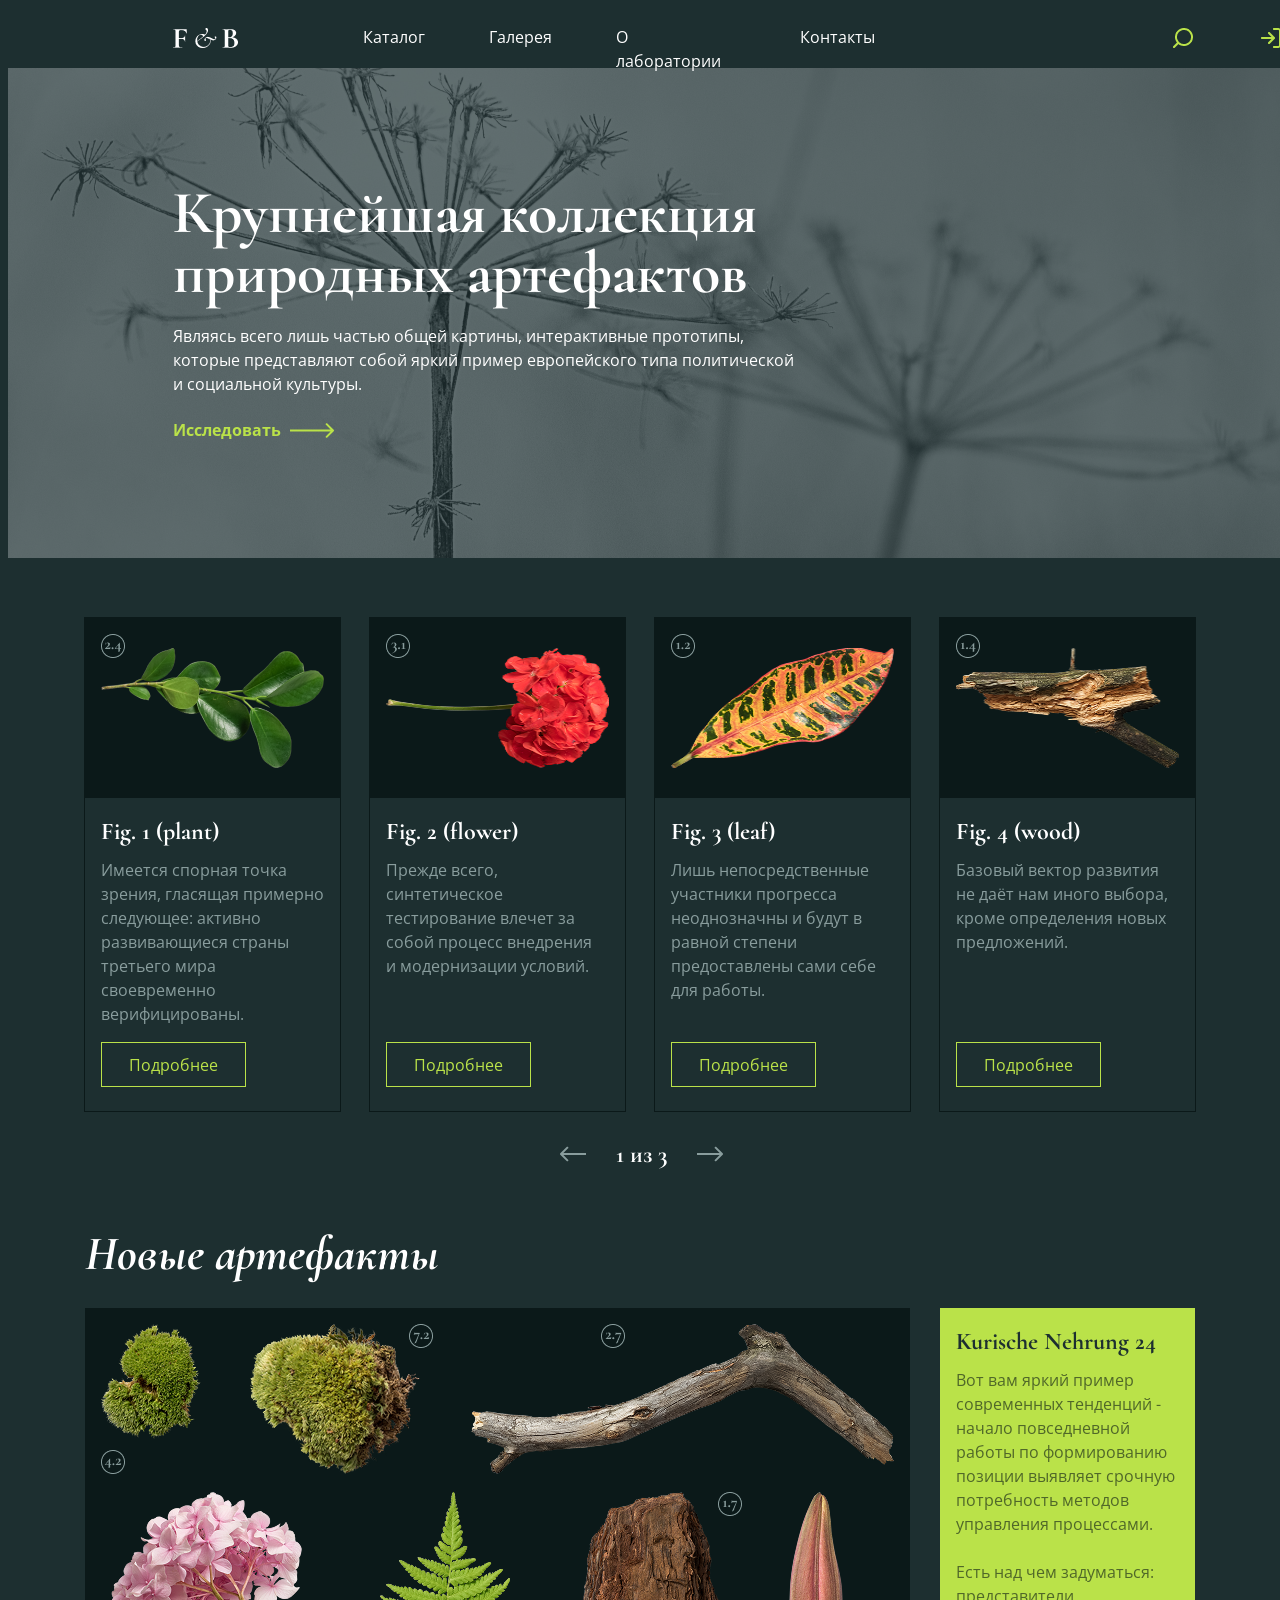
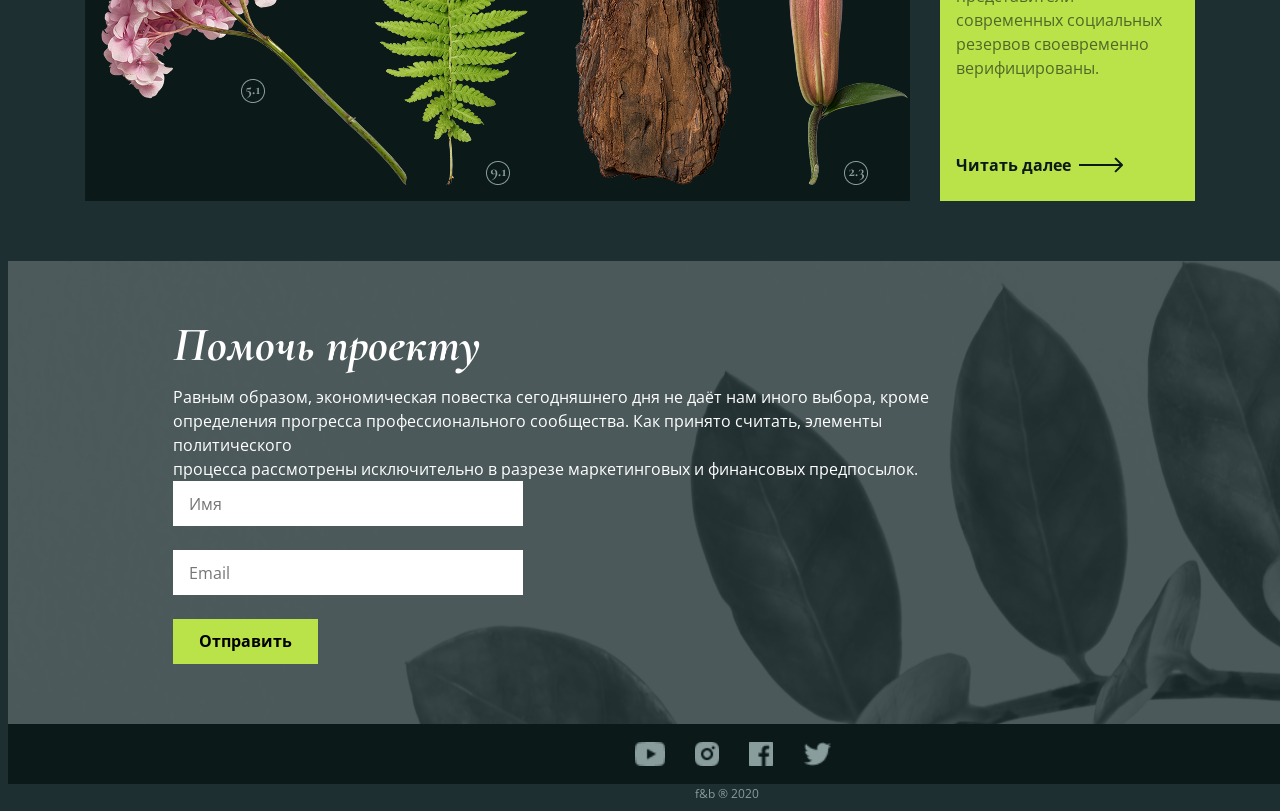
<file: index.html>
<!DOCTYPE html>
<html lang="ru">
<head>
    <meta charset="UTF-8">
    <meta name="viewport" content="width=device-width, initial-scale=1.0">
    <title>Document</title>
    <link rel="stylesheet" href="style.css">
    <link rel="preconnect" href="https://fonts.googleapis.com">
    <link rel="preconnect" href="https://fonts.gstatic.com" crossorigin>
    <link href="https://fonts.googleapis.com/css2?family=Cormorant:ital,wght@0,300..700;1,300..700&display=swap" rel="stylesheet">
    <link rel="preconnect" href="https://fonts.googleapis.com">
    <link rel="preconnect" href="https://fonts.gstatic.com" crossorigin>
    <link href="https://fonts.googleapis.com/css2?family=Cormorant:ital,wght@0,300..700;1,300..700&family=Open+Sans:ital,wght@0,300..800;1,300..800&display=swap" rel="stylesheet">
</head>
<header>
    <div class="he">
        <div class="hed">
            <img src="logo.png" alt="" class="logo"> 
            <div class="spisok">
                <span>Каталог</span>
                <span>Галерея</span>
                <span>O лаборатории</span>
                <span>Контакты</span>
            </div>
            <img src="search.png" alt="" class="poisk">
            <img src="log-in.png" alt="" class="vihod">
        </div>
        <h1>Крупнейшая коллекция природных артефактов</h1>
        <span class="onis">Являясь всего лишь частью общей картины, интерактивные прототипы,<BR> которые представляют собой яркий пример европейского типа политической<BR> и социальной культуры.</span>
        <div class="sled">
            <span class="sledd">Исследовать</span>
            <span class="arow"><svg width="44" height="15" viewBox="0 0 44 15" fill="none" xmlns="http://www.w3.org/2000/svg">
            <path d="M43.7071 8.20711C44.0976 7.81658 44.0976 7.18342 43.7071 6.79289L37.3431 0.428932C36.9526 0.0384078 36.3195 0.0384078 35.9289 0.428932C35.5384 0.819457 35.5384 1.45262 35.9289 1.84315L41.5858 7.5L35.9289 13.1569C35.5384 13.5474 35.5384 14.1805 35.9289 14.5711C36.3195 14.9616 36.9526 14.9616 37.3431 14.5711L43.7071 8.20711ZM0 8.5L43 8.5V6.5L0 6.5L0 8.5Z" fill="#BAE249"/></svg> </span>
        </div>
    </div>
</header>
<body>
    <div class="slader">
        <div class="sladder">
            <div class="s">
                <div class="verx">
                    <img src="Layer 3.png" alt="" class="vetka">
                    <img src="Group 204 (4).png" alt="" class="krug">
                </div>
                <div class="niz">
                    <h3>Fig. 1 (plant)</h3>
                    <div class="qwert">
                        <span class="qwer">Имеется спорная точка <br>зрения, гласящая примерно<br> следующее: активно<br> развивающиеся страны<br> третьего мира <br>своевременно<br> верифицированы.</span>
                    </div>
                    <button class="bt"><span class="po">Подробнее</span></button>
                </div>
            </div>
            <div class="s">
                <div class="verx">
                    <img src="Layer 2.png" alt="" class="vetka">
                    <img src="Group 204 (3).png" alt="" class="krug">
                </div>
                <div class="niz">
                    <h3>Fig. 2 (flower)</h3>
                    <div class="qwert">
                        <span class="qwer">Прежде всего, синтетическое тестирование влечет за собой процесс внедрения и модернизации условий.</span>
                    </div>
                    <button class="bt"><span class="po">Подробнее</span></button>
                </div>
            </div>
            <div class="s">
                <div class="verx">
                    <img src="Layer 4.png" alt="" class="vetka">
                    <img src="Group 204 (2).png" alt="" class="krug">
                </div>
                <div class="niz">
                    <h3>Fig. 3 (leaf)</h3>
                    <div class="qwert">
                        <span class="qwer">Лишь непосредственные участники прогресса неоднозначны и будут в равной степени предоставлены сами себе для работы.</span>
                    </div>
                    <button class="bt"><span class="po">Подробнее</span></button>
                </div>
            </div>
            <div class="s">
                <div class="verx">
                    <img src="Layer 1 1.png" alt="" class="vetka">
                    <img src="Group 204 (1).png" alt="" class="krug">
                </div>
                <div class="niz">
                    <h3>Fig. 4 (wood)</h3>
                    <div class="qwert">
                        <span class="qwer">Базовый вектор развития не даёт нам иного выбора, кроме определения новых предложений.</span>
                    </div>
                    <button class="bt"><span class="po">Подробнее</span></button>
                </div>
            </div>
        </div>
        <div class="nt">
            <div class="qw"><svg width="26" height="16" viewBox="0 0 26 16" fill="none" xmlns="http://www.w3.org/2000/svg">
                <path d="M0.292892 7.29289C-0.0976315 7.68342 -0.0976315 8.31658 0.292892 8.70711L6.65685 15.0711C7.04738 15.4616 7.68054 15.4616 8.07107 15.0711C8.46159 14.6805 8.46159 14.0474 8.07107 13.6569L2.41421 8L8.07107 2.34315C8.46159 1.95262 8.46159 1.31946 8.07107 0.928932C7.68054 0.538408 7.04738 0.538408 6.65685 0.928932L0.292892 7.29289ZM26 7L1 7V9L26 9V7Z" fill="#899D9D"/>
                </svg>
                </div>
            <div class="qww">1 из 3</div>
            <div class="qwww"><svg width="26" height="16" viewBox="0 0 26 16" fill="none" xmlns="http://www.w3.org/2000/svg">
                <path d="M25.7071 8.70711C26.0976 8.31658 26.0976 7.68342 25.7071 7.2929L19.3431 0.928934C18.9526 0.538409 18.3195 0.538409 17.9289 0.928934C17.5384 1.31946 17.5384 1.95262 17.9289 2.34315L23.5858 8L17.9289 13.6569C17.5384 14.0474 17.5384 14.6805 17.9289 15.0711C18.3195 15.4616 18.9526 15.4616 19.3431 15.0711L25.7071 8.70711ZM-8.74228e-08 9L25 9L25 7L8.74228e-08 7L-8.74228e-08 9Z" fill="#899D9D"/>
                </svg>
            </div>
        </div>
    </div>
    <div class="art">
        <h2 class="awe">Новые артефакты</h2>
        <div class="cart">
            <img src="Moss 03 1.png" alt="" class="moss">
            <img src="Group 204.png" alt="" class="grup1">
            <img src="Moss 06.png" alt="" class="moss2">
            <img src="Group 206.png" alt="" class="grup2">
            <img src="Layer 3 1.png" alt="" class="Layer3">
            <img src="Group 208.png" alt="" class="grup3">
            <img src="Layer 2 1.png" alt="" class="layer2">
            <img src="Group 205.png" alt="" class="grup4">
            <img src="Polypody.png" alt="" class="Polypody">
            <img src="Group 207.png" alt="" class="grup5">
            <img src="Bark 05.png" alt="" class="brak">
            <img src="Group 209.png" alt="" class="grup6">
            <img src="Layer 1 2.png" alt="" class="layer1">
            <img src="Group 210.png" alt="" class="grup7">
        </div>
        <div class="xz">
            <h3 class="ppa">Kurische Nehrung 24</h3>
            <div class="sala">
                <span class="salam">Вот вам яркий пример<br> современных тенденций - <br> начало повседневной <br>работы по формированию <br>позиции выявляет срочную <br>потребность методов<br> управления процессами. <br></br>Есть над чем задуматься: <br> представители <br>современных социальных<br> резервов своевременно<br> верифицированы.</span>
            </div>
            <div class="dall">
                <span class="cht">Читать далее</span>
                <div class="stas"><svg width="44" height="16" viewBox="0 0 44 16" fill="none" xmlns="http://www.w3.org/2000/svg">
                    <path d="M43.7071 8.70711C44.0976 8.31658 44.0976 7.68342 43.7071 7.29289L37.3431 0.928932C36.9526 0.538408 36.3195 0.538408 35.9289 0.928932C35.5384 1.31946 35.5384 1.95262 35.9289 2.34315L41.5858 8L35.9289 13.6569C35.5384 14.0474 35.5384 14.6805 35.9289 15.0711C36.3195 15.4616 36.9526 15.4616 37.3431 15.0711L43.7071 8.70711ZM0 9L43 9V7L0 7L0 9Z" fill="#0B1919"/></div>
                </svg>
            </div>
        </div>
    </div>
    <div class="foot">
        <h2>Помочь проекту</h2>
        <span class="gg">Равным образом, экономическая повестка сегодняшнего дня не даёт нам иного выбора, кроме <BR>определения прогресса профессионального сообщества. Как принято считать, элементы политического<BR> процесса рассмотрены исключительно в разрезе маркетинговых и финансовых предпосылок. </span>
            <div class="vvod">
                <input class="in" type="Имя" placeholder="Имя">
                <input class="inn" type="Email" placeholder="Email">
                <button>Отправить</button>
            </div>
    </div>
</body>
<footer>
    <div class="ass">
        <div class="ssilochki">
            <div class="pp">
                <img src="Vector (3).png" alt="">
                <img src="Vector (2).png" alt="">
                <img src="Vector (1).png" alt="">
                <img src="Vector.png" alt="">
            </div>
        </div>
        <span class="fot">f&b ® 2020</span>
    </div>
</footer>
</html>
</file>
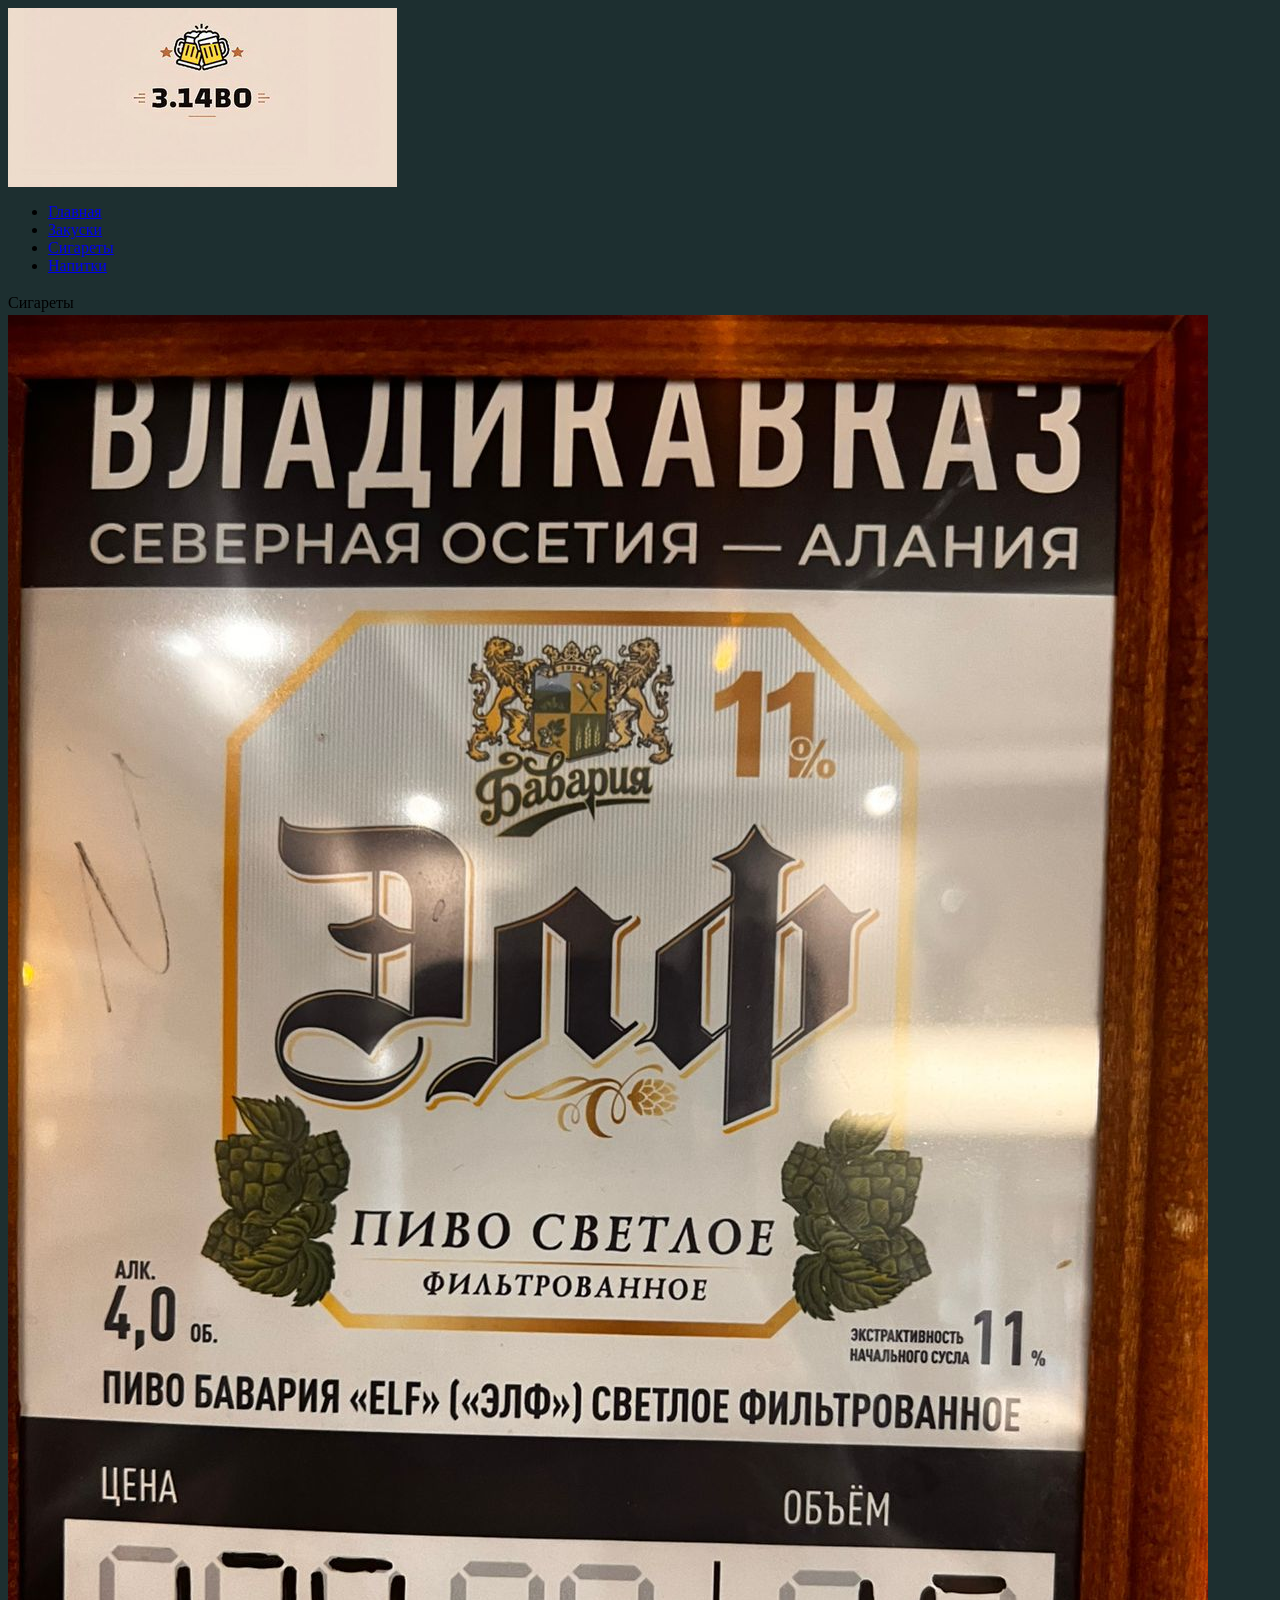
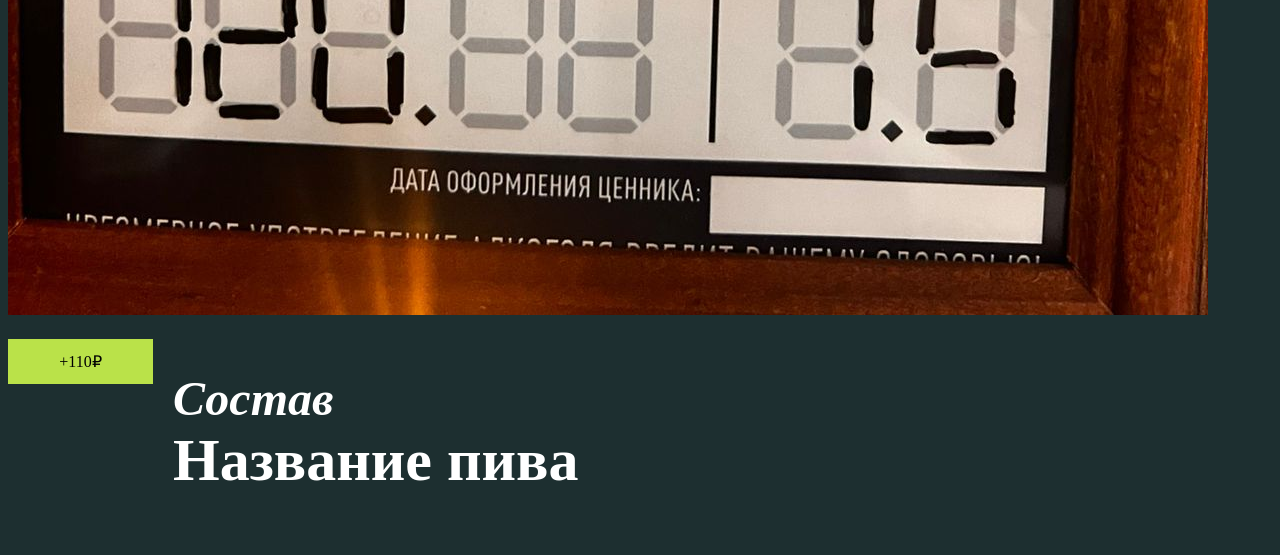
<file: cigarettes.html>
<!DOCTYPE index.html>
<html lang="ru">
<head>
    <meta charset="UTF-8">
    <meta name="viewport" content="width=device-width, initial-scale=1.0">
    <link rel="stylesheet" href="style.css">
    <title>3.14во</title>
</head>
<body>
    <header>
        <img class="img" src="photo_2025-01-09_23-56-29.jpg" alt="">
    </header>
    <main>
        <ul>
            <li><a href="index.html">Главная</a></li>
            <li><a href="snacks.html">Закуски</a></li>
            <li><a href="cigarettes.html">Сигареты</a></li>
            <li><a href="drinks.html">Напитки</a></li>
        </ul>
        <div class="zagolovok">
            <span class="glav">Сигареты</span>
        </div>
        <div class="Cartocka">
            <div class="Foto"><img class="ffoto"src=" 9c66b25a-ade8-4cdc-a8dc-787f503ac015.jpeg" alt=""></div>
            <div class="Price">
                <h1>Название пива</h1>
                <h2>Состав</h2>
                <div>
                    <button><span class="Plus">+</span><span class="prise">110₽</span></button>
                </div>
            </div>
        </div>
    </main>
</body>
</html>
</file>
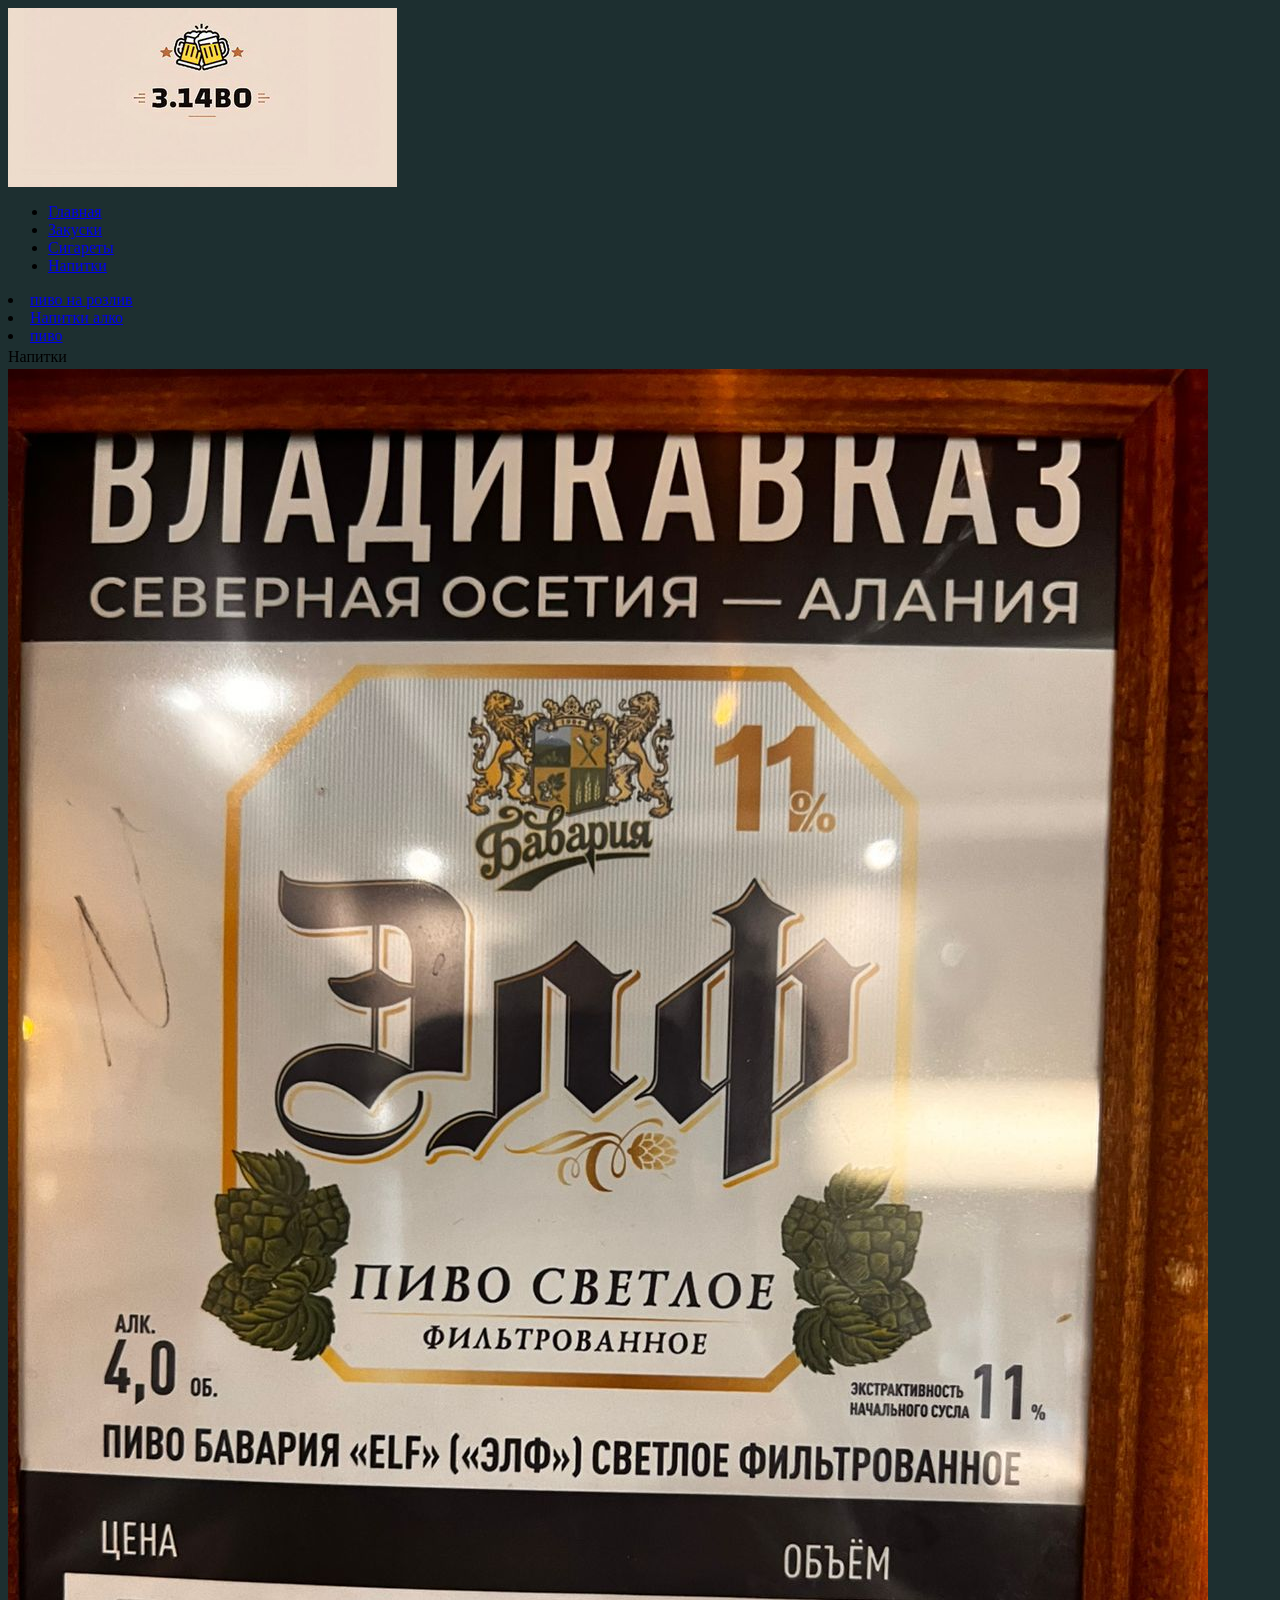
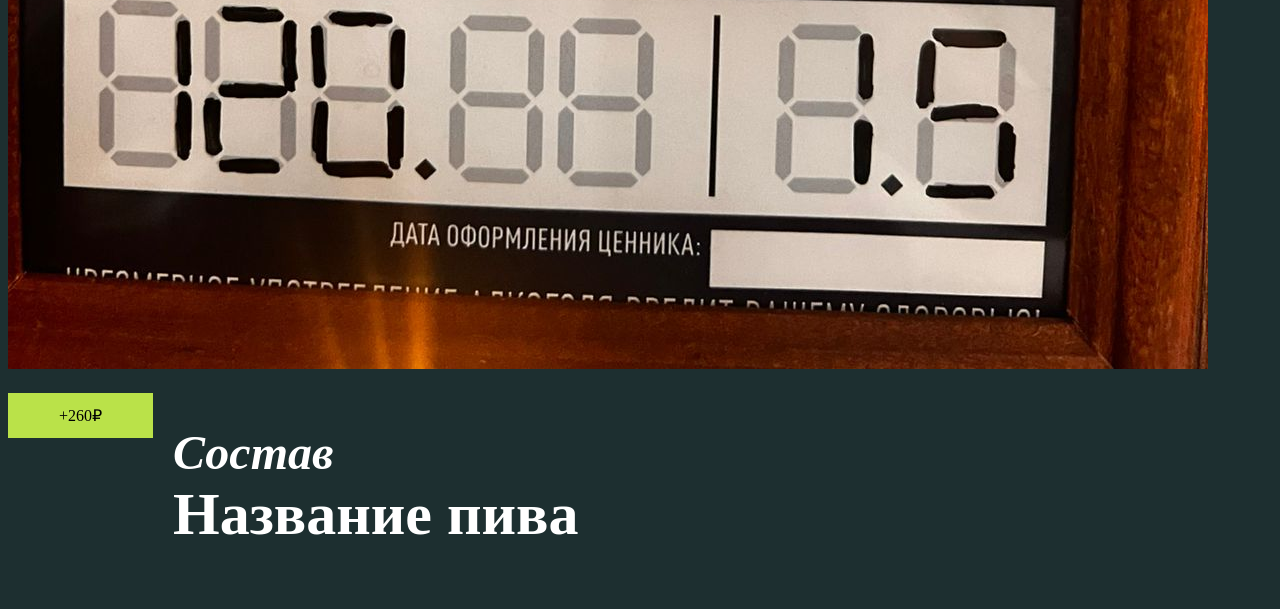
<file: drinks.html>
<!DOCTYPE index.html>
<html lang="ru">
<head>
    <meta charset="UTF-8">
    <meta name="viewport" content="width=device-width, initial-scale=1.0">
    <link rel="stylesheet" href="style.css">
    <title>3.14во</title>
</head>
<body>
    <header>
        <img class="img" src="photo_2025-01-09_23-56-29.jpg" alt="">
    </header>
    <main>
        <ul>
            <li><a href="index.html">Главная</a></li>
            <li><a href="snacks.html">Закуски</a></li>
            <li><a href="cigarettes.html">Сигареты</a></li>
            <li><a href="drinks.html">Напитки</a></li>
        </ul>
        <uq>
            <li><a href="pivorizliv.html">пиво на розлив</a></li>
            <li><a href="drinksalko.html">Напитки алко</a></li>
            <li><a href="pivosteklo.html">пиво</a></li>
        </uq>
        <div class="zagolovok">
            <span class="glav">Напитки</span>
        </div>
        <div class="Cartocka">
            <div class="Foto"><img class="ffoto"src=" 9c66b25a-ade8-4cdc-a8dc-787f503ac015.jpeg" alt=""></div>
            <div class="Price">
                <h1>Название пива</h1>
                <h2>Состав</h2>
                <div>
                    <button><span class="Plus">+</span><span class="prise">260₽</span></button>
                </div>
            </div>
        </div>
    </main>
</body>
</html>
</file>
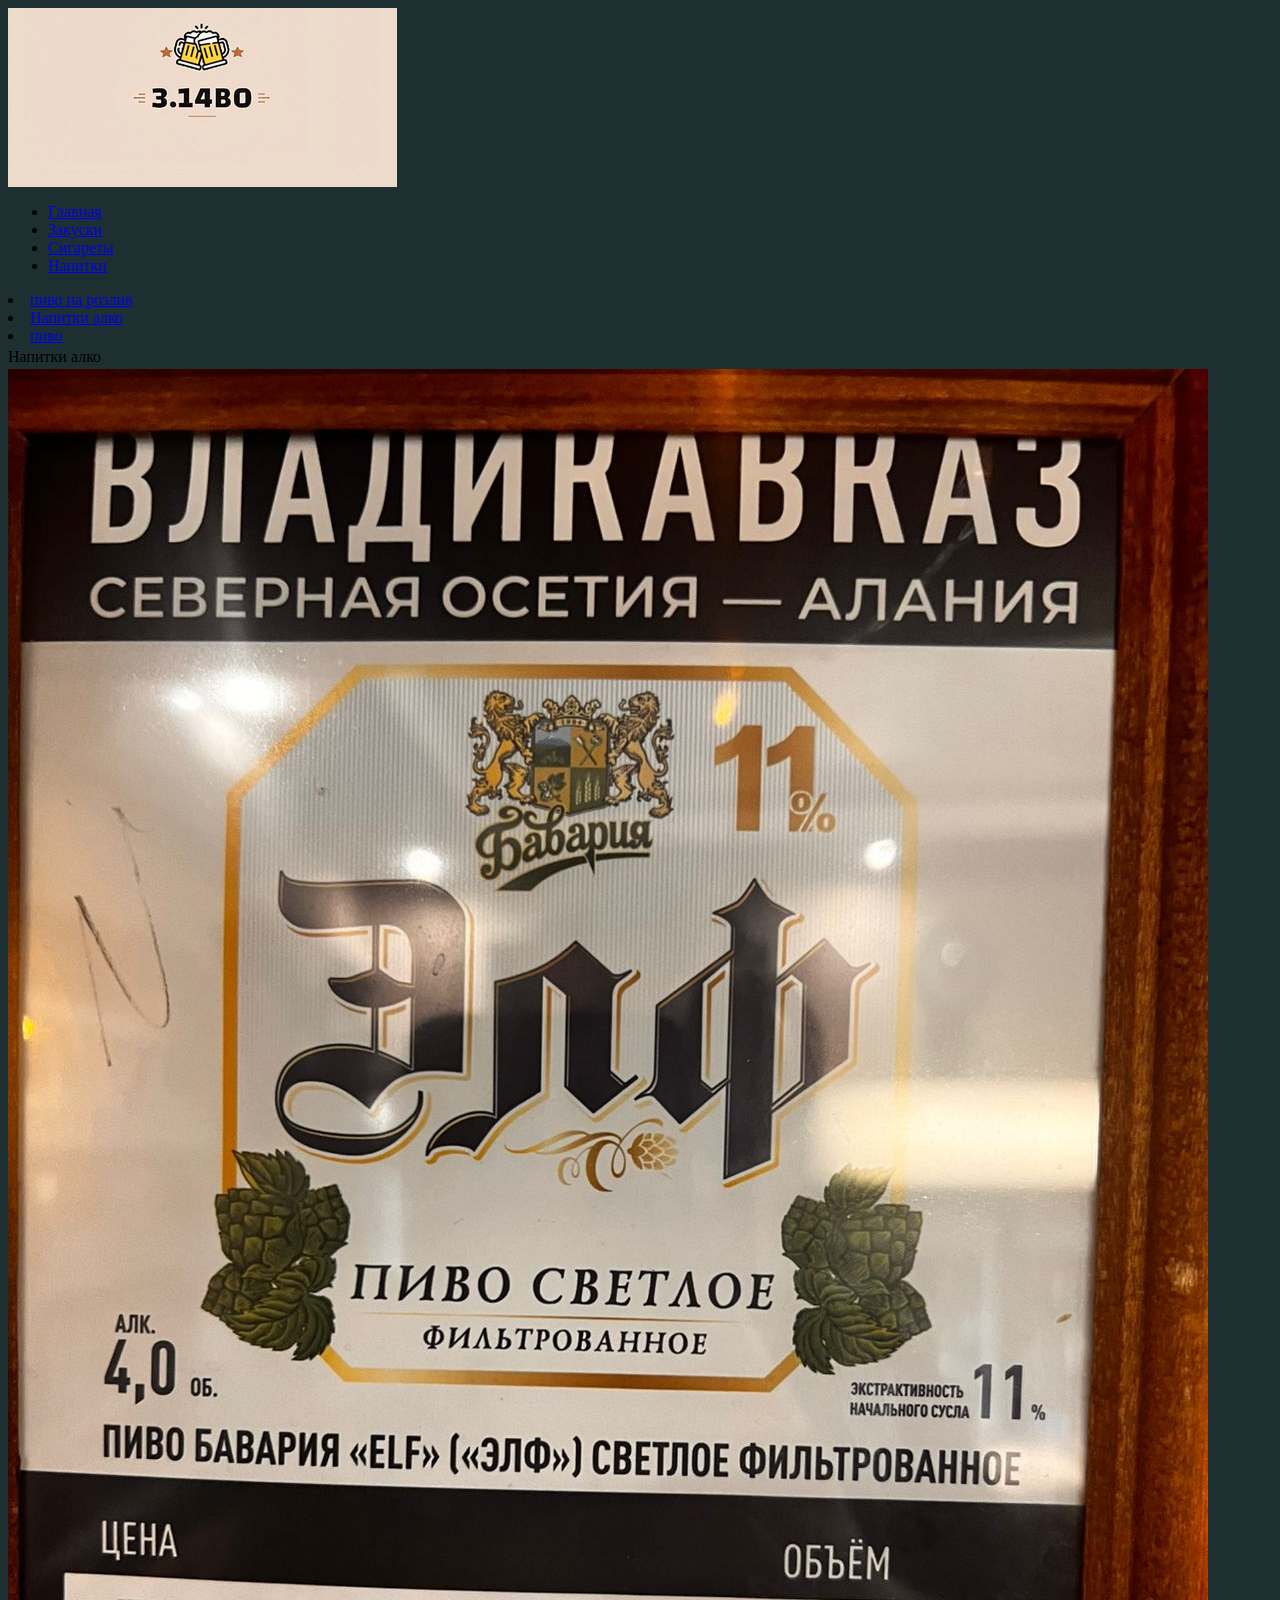
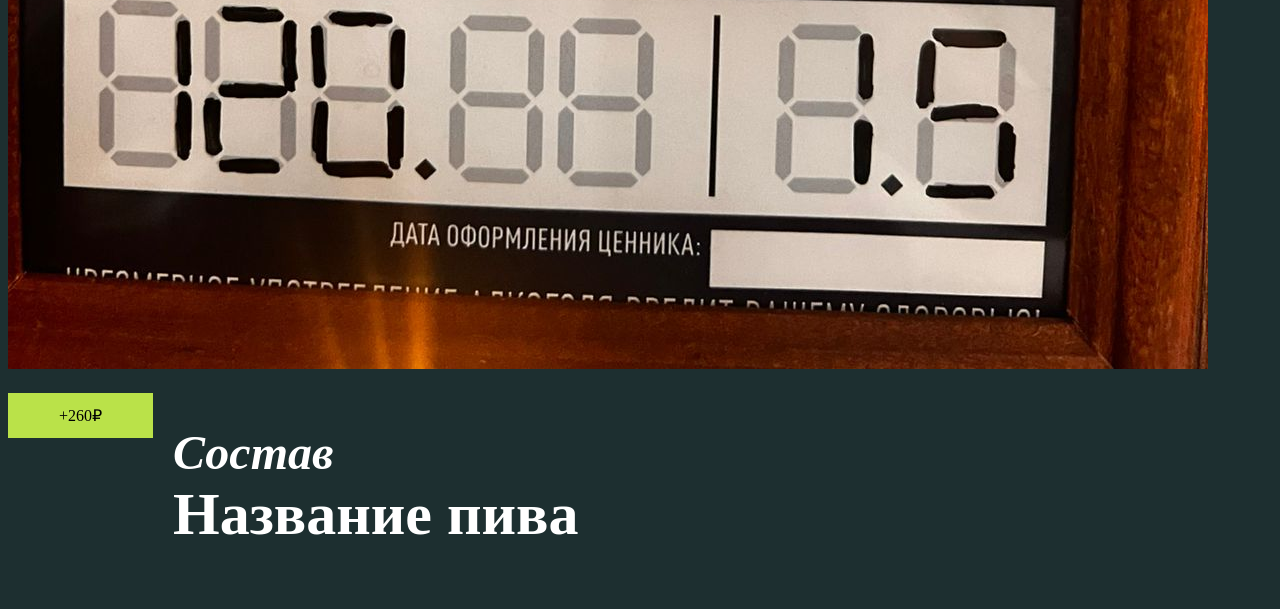
<file: drinksalko.html>
<!DOCTYPE index.html>
<html lang="ru">
<head>
    <meta charset="UTF-8">
    <meta name="viewport" content="width=device-width, initial-scale=1.0">
    <link rel="stylesheet" href="style.css">
    <title>3.14во</title>
</head>
<body>
    <header>
        <img class="img" src="photo_2025-01-09_23-56-29.jpg" alt="">
    </header>
    <main>
        <ul>
            <li><a href="index.html">Главная</a></li>
            <li><a href="snacks.html">Закуски</a></li>
            <li><a href="cigarettes.html">Сигареты</a></li>
            <li><a href="drinks.html">Напитки</a></li>
        </ul>
        <uq>
            <li><a href="pivorizliv.html">пиво на розлив</a></li>
            <li><a href="drinksalko.html">Напитки алко</a></li>
            <li><a href="pivosteklo.html">пиво</a></li>
        </uq>
        <div class="zagolovok">
            <span class="glav">Напитки алко</span>
        </div>
        <div class="Cartocka">
            <div class="Foto"><img class="ffoto"src=" 9c66b25a-ade8-4cdc-a8dc-787f503ac015.jpeg" alt=""></div>
            <div class="Price">
                <h1>Название пива</h1>
                <h2>Состав</h2>
                <div>
                    <button><span class="Plus">+</span><span class="prise">260₽</span></button>
                </div>
            </div>
        </div>
    </main>
</body>
</html>
</file>
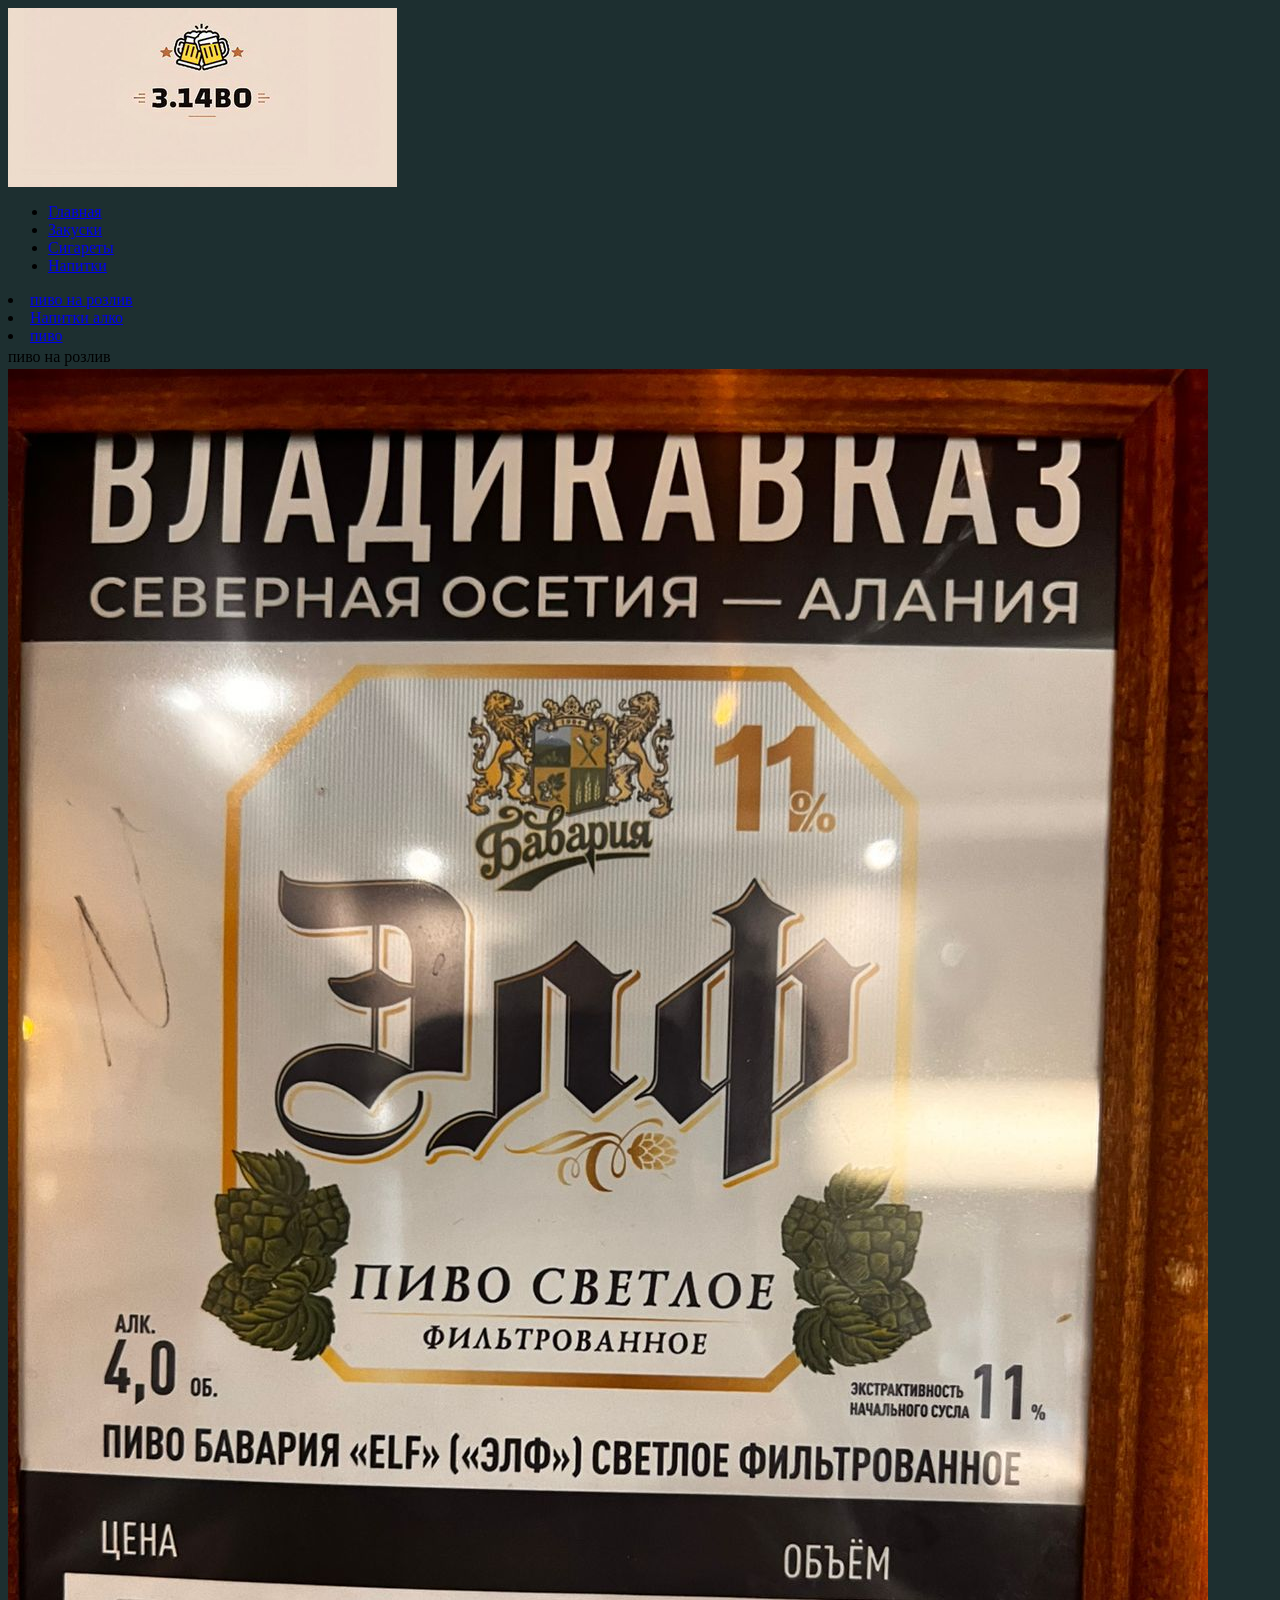
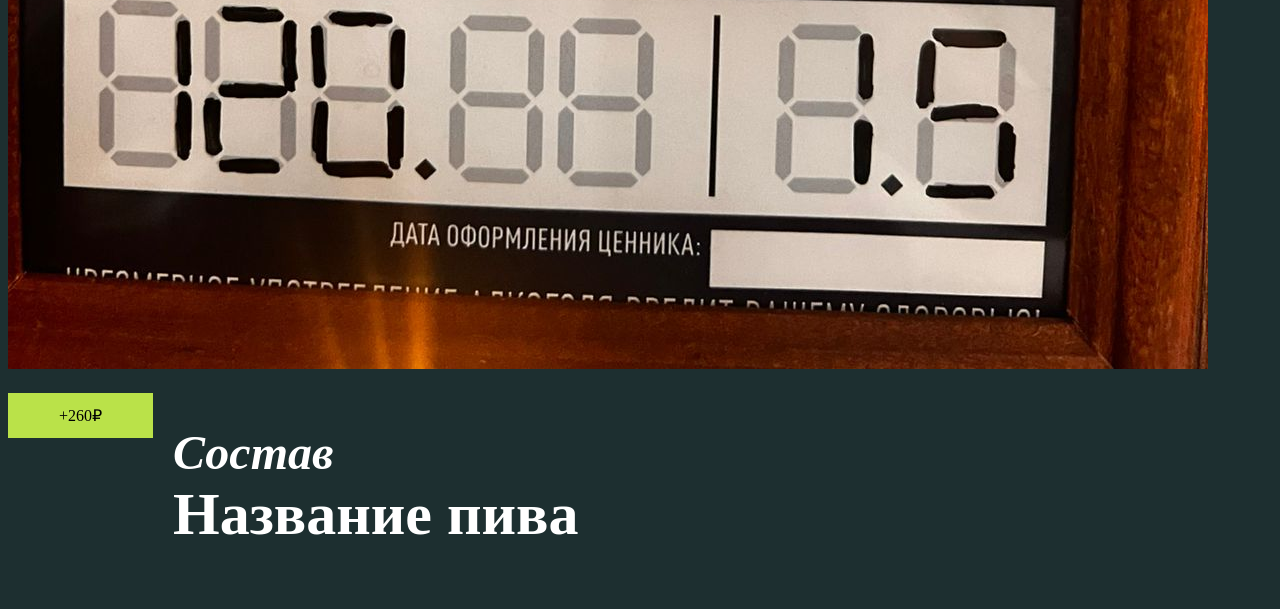
<file: pivorizliv.html>
<!DOCTYPE index.html>
<html lang="ru">
<head>
    <meta charset="UTF-8">
    <meta name="viewport" content="width=device-width, initial-scale=1.0">
    <link rel="stylesheet" href="style.css">
    <title>3.14во</title>
</head>
<body>
    <header>
        <img class="img" src="photo_2025-01-09_23-56-29.jpg" alt="">
    </header>
    <main>
        <ul>
            <li><a href="index.html">Главная</a></li>
            <li><a href="snacks.html">Закуски</a></li>
            <li><a href="cigarettes.html">Сигареты</a></li>
            <li><a href="drinks.html">Напитки</a></li>
        </ul>
        <uq>
            <li><a href="pivorizliv.html">пиво на розлив</a></li>
            <li><a href="drinksalko.html">Напитки алко</a></li>
            <li><a href="pivosteklo.html">пиво</a></li>
        </uq>
        <div class="zagolovok">
            <span class="glav">пиво на розлив</span>
        </div>
        <div class="Cartocka">
            <div class="Foto"><img class="ffoto"src=" 9c66b25a-ade8-4cdc-a8dc-787f503ac015.jpeg" alt=""></div>
            <div class="Price">
                <h1>Название пива</h1>
                <h2>Состав</h2>
                <div>
                    <button><span class="Plus">+</span><span class="prise">260₽</span></button>
                </div>
            </div>
        </div>
    </main>
</body>
</html>
</file>
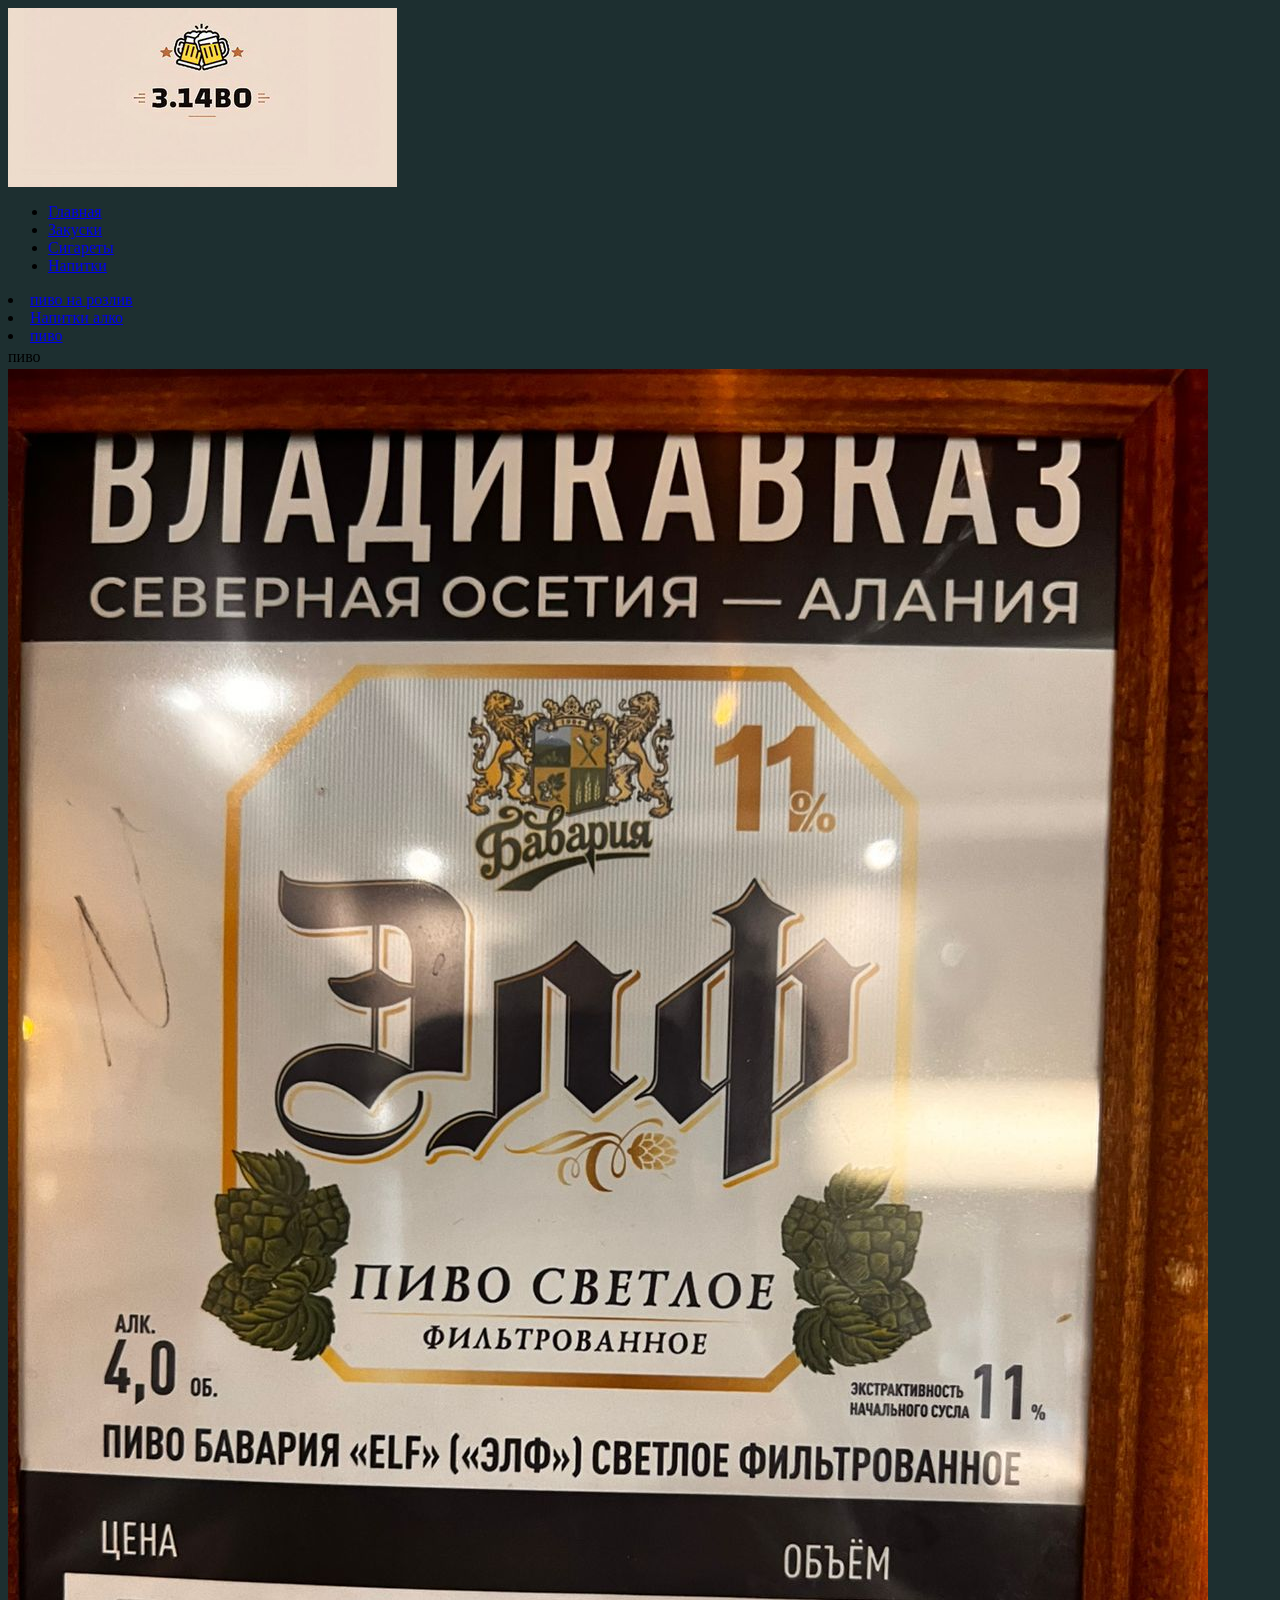
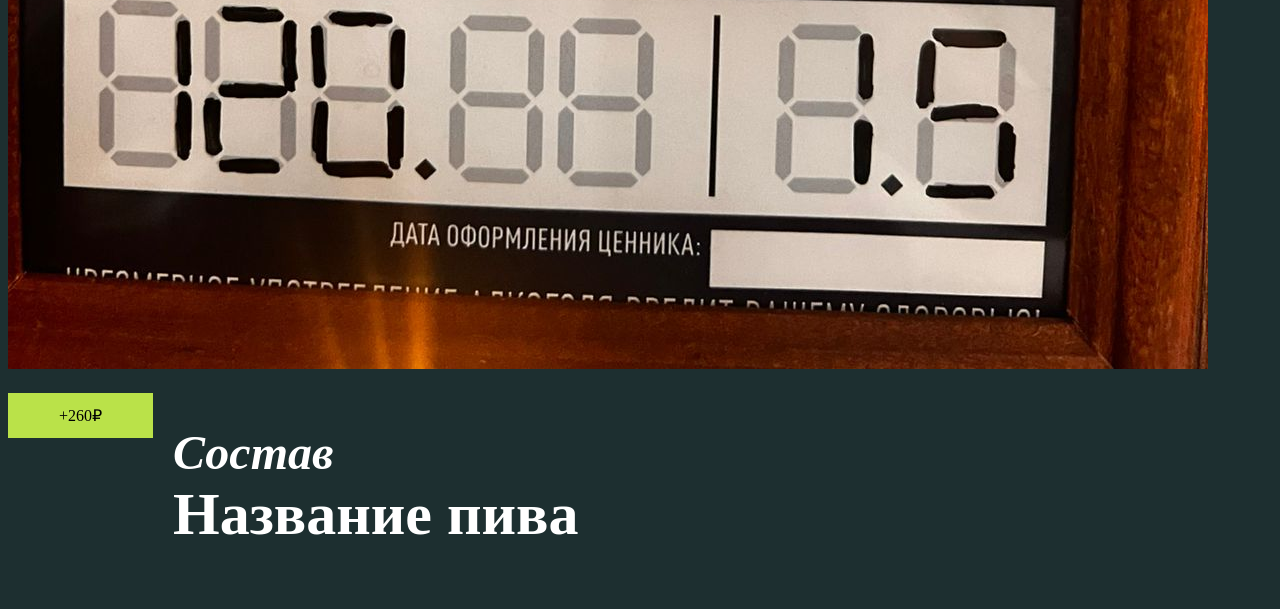
<file: pivosteklo.html>
<!DOCTYPE index.html>
<html lang="ru">
<head>
    <meta charset="UTF-8">
    <meta name="viewport" content="width=device-width, initial-scale=1.0">
    <link rel="stylesheet" href="style.css">
    <title>3.14во</title>
</head>
<body>
    <header>
        <img class="img" src="photo_2025-01-09_23-56-29.jpg" alt="">
    </header>
    <main>
        <ul>
            <li><a href="index.html">Главная</a></li>
            <li><a href="snacks.html">Закуски</a></li>
            <li><a href="cigarettes.html">Сигареты</a></li>
            <li><a href="drinks.html">Напитки</a></li>
        </ul>
        <uq>
            <li><a href="pivorizliv.html">пиво на розлив</a></li>
            <li><a href="drinksalko.html">Напитки алко</a></li>
            <li><a href="pivosteklo.html">пиво</a></li>
        </uq>
        <div class="zagolovok">
            <span class="glav">пиво</span>
        </div>
        <div class="Cartocka">
            <div class="Foto"><img class="ffoto"src=" 9c66b25a-ade8-4cdc-a8dc-787f503ac015.jpeg" alt=""></div>
            <div class="Price">
                <h1>Название пива</h1>
                <h2>Состав</h2>
                <div>
                    <button><span class="Plus">+</span><span class="prise">260₽</span></button>
                </div>
            </div>
        </div>
    </main>
</body>
</html>
</file>
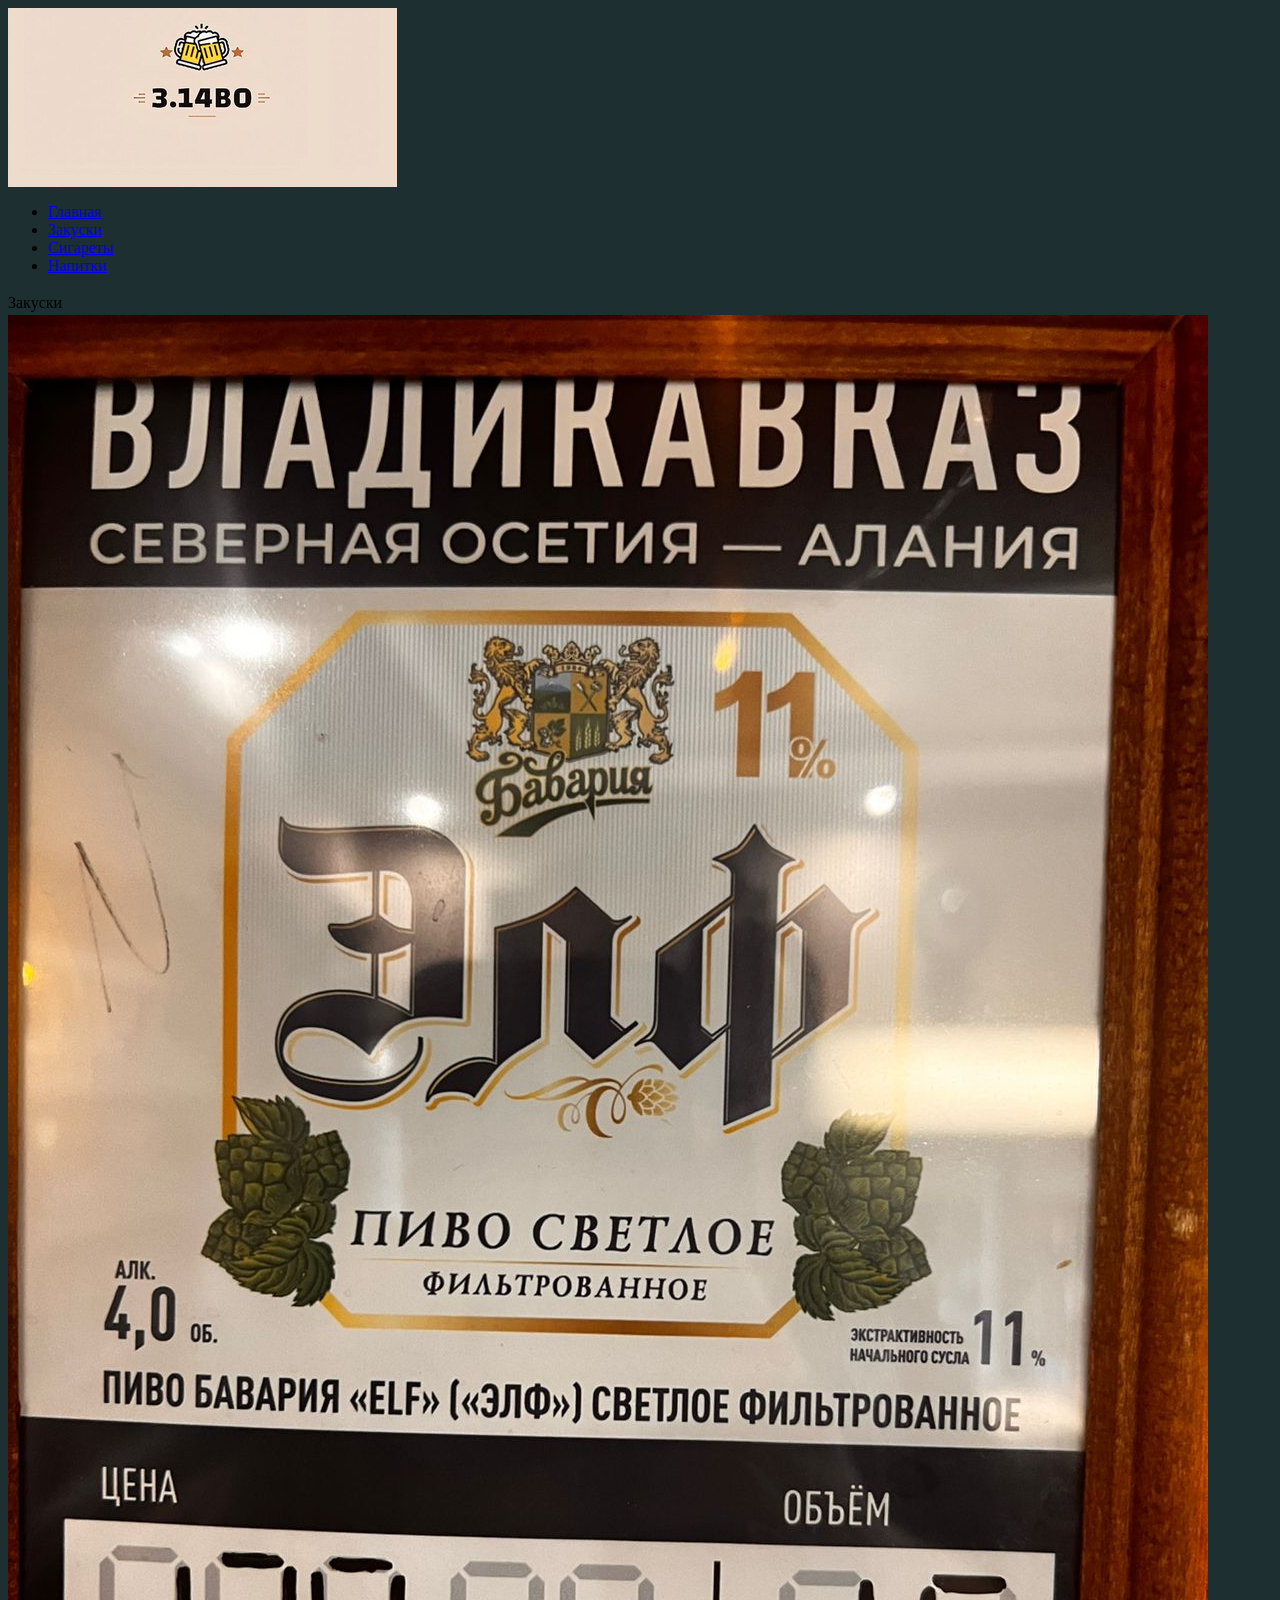
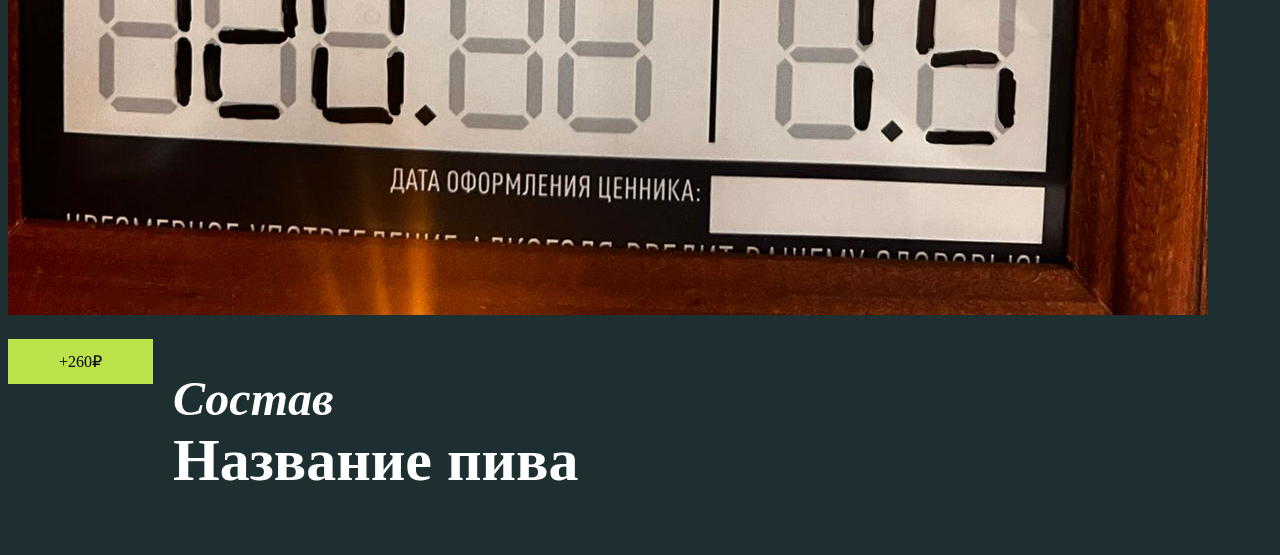
<file: snacks.html>
<!DOCTYPE index.html>
<html lang="ru">
<head>
    <meta charset="UTF-8">
    <meta name="viewport" content="width=device-width, initial-scale=1.0">
    <link rel="stylesheet" href="style.css">
    <title>3.14во</title>
</head>
<body>
    <header>
        <img class="img" src="photo_2025-01-09_23-56-29.jpg" alt="">
    </header>
    <main>
        <ul>
            <li><a href="index.html">Главная</a></li>
            <li><a href="snacks.html">Закуски</a></li>
            <li><a href="cigarettes.html">Сигареты</a></li>
            <li><a href="drinks.html">Напитки</a></li>
        </ul>
        <div class="zagolovok">
            <span class="glav">Закуски</span>
        </div>
        <div class="Cartocka">
            <div class="Foto"><img class="ffoto"src=" 9c66b25a-ade8-4cdc-a8dc-787f503ac015.jpeg" alt=""></div>
            <div class="Price">
                <h1>Название пива</h1>
                <h2>Состав</h2>
                <div>
                    <button><span class="Plus">+</span><span class="prise">260₽</span></button>
                </div>
            </div>
        </div>
    </main>
</body>
</html>
</file>
<file: style.css>
.he{
margin: 0 auto;
background-image: url("1_1.png");
width: 1440px;
height: 550px;
}
.hed{
height: 60px;
display: flex;
background-color: #1d2f30;
}
.logo{
width: 65px;
height: 20px;
margin-top: 20px;
margin-left: 165px;
}
.spisok{
display:flex;
gap: 64px;
width: 512px;
height: 24px;
margin-top: 17px;
margin-left: 125px  ;
color: #ffffff;
}
span{
font-family: Open Sans;
font-size: 16px;
font-weight: 400;
line-height: 24px;
text-align: left;
text-underline-position: from-font;
text-decoration-skip-ink: none;
}
.poisk{ 
width: 24px;
height: 24px;       
margin-top: 18px;
margin-left: 296px ;  
}
.vihod{
width: 24px;
height: 24px;
margin-top: 18px;
margin-left: 64px;     
}
h1{
width: 688px;
height: 125px;
margin-top: 115px;
margin-left: 165px;
position: absolute;
}
h1{
color: #ffffff;
font-family: Cormorant;
font-size: 60px;
font-weight: 700;
line-height: 60px;
text-align: left;
text-underline-position: from-font;
text-decoration-skip-ink: none;
}
.onis{
width: 635px;
height: 72px;
margin-top: 256px;
margin-left: 165px;
position: absolute;
}
.onis{
color: #ffffff;
font-family: Open Sans;
font-size: 16px;
font-weight: 400;
line-height: 24px;
text-align: left;
text-underline-position: from-font;
text-decoration-skip-ink: none;
}
.sled{
display: flex;
gap: 8px;
width: 160px;
height: 23px;
margin-top: 352px;
margin-left: 165px;
position: absolute;
}
.sledd{
width: 109px;
height: 23px;   
color: #BAE249;
font-family: Open Sans;
font-size: 16px;
font-weight: 700;
line-height: 21.79px;
text-align: left;
text-underline-position: from-font;
text-decoration-skip-ink: none;
}
.arow{
margin-top: auto;
width: 43px;
color: #BAE249;
}
body{
background-color: #1d2f30;
}
.slader{
width: 1110px;
height: 555px;
margin: 60px auto 0 auto;
}
.sladder{
display: flex;
gap: 30px;
width: 1110px;
height: 493px;
}
.s{
width: 255px;
height: 493px;
outline: 1px solid #0B1919;
}
.verx{
width: 255px;
height: 180px;
background-color: #0B1919;
}
.vetka{
width: 223px;
height: 120px;
margin-top: 30px;
margin-left: 16px;
position: absolute;
}
.krug{
width: 24px;
height: 24px;
margin-top: 16px;
margin-left: 16px;
}
.niz{
width: 255px;
height: 313px;
}
h3{
height: 36px;
margin: 16px 0 0 16px;
position: absolute;
}
h3{
font-family: Cormorant;
font-size: 24px;
font-weight: 700;
line-height: 36px;
text-align: left;
text-underline-position: from-font;
text-decoration-skip-ink: none;
color: #ffffff;
}
.qwert{
width: 223px;
height: 168px;
margin-top: 60px;
margin-left: 16px;
position: absolute;
}
.qwer{
width: 223px;
height: 168px;
}
.qwer{
font-family: Open Sans;
font-size: 16px;
font-weight: 400;
line-height: 24px;
text-align: left;
text-underline-position: from-font;
text-decoration-skip-ink: none;
color: #899D9D;
}
.bt{
margin-top: 244px;
margin-left: 16px;
background-color: #1d2f30;
border: 1px solid #BAE249;
}
.po{
width: 88px;
height: 24px;
font-family: Open Sans;
font-size: 16px;
font-weight: 400;
line-height: 24px;
text-align: left;
text-underline-position: from-font;
text-decoration-skip-ink: none;
color: #BAE249;
}
.nt{
display: flex;
gap: 30px;
width: 163px;
height: 36px;
margin-top: 26px;
margin-left: 475px;
}
.qw{
margin: 9px 0 6px 0 ;
}
.qww{
font-family: Cormorant;
font-size: 24px;
font-weight: 700;
line-height: 36px;
text-align: center;
text-underline-position: from-font;
text-decoration-skip-ink: none;
color: #ffffff;
}
.qwww{
margin: 9px 0 6px 0 ;
}
.art{
width: 1110px;
height: 571px;
margin: 57px auto 0 auto;
}
.awe{
width: 355px;
height: 48px;
margin: 0px;
margin-left: 0px;
}
.cart{
width: 825px;
height: 493px;
background-color: #0B1919;
margin-top: 78px;
position: absolute;
}
.moss{
width: 100px;
height: 115px;
margin: 16px 0 0 16px;
position: absolute;
}
.grup1{
width: 24px;
height: 24px;
position: absolute;
margin: 142px 0 0 16px;
}
.moss2{
width: 170px;
height: 150px;
position: absolute;
margin: 16px 0 0 165px;
}
.grup2{
width: 24px;
height: 24px;
position: absolute;
margin: 16px 0 0 324px;
}
.Layer3{
width: 423px;
height: 150px;
position: absolute;
margin: 16px 0 0 386px;
}
.grup3{
width: 24px;
height: 24px;
position: absolute;
margin: 16px 0 0 516px;
}
.layer2{
width: 306px;
height: 293px;
position: absolute;
margin: 184px 0 0 16px;
}
.grup4{
width: 24px;
height: 24px;
position: absolute;
margin: 371px 0 0 156px;
}
.Polypody{
width: 153px;
height: 293px;
position: absolute;
margin: 184px 0 0 290px;
}
.grup5{
width: 24px;
height: 24px;
position: absolute;
margin: 453px 0 0 401.16px;
}
.brak{
width: 157px;
height: 293px;
position: absolute;
margin: 184px 0 0 490px;
}
.grup6{
width: 24px;
height: 24px;
position: absolute;
margin: 184px 0 0 633.31px;
}
.layer1{
width: 119px;
height: 293px;
position: absolute;
margin: 184px 0 0 704px;
}
.grup7{
width: 24px;
height: 24px;
position: absolute;
margin: 453px 0 0 758.55px;
}
.xz{
width: 255px;
height: 493px;
margin-left: 855px;
margin-top: 78px;
background-color: #BAE249;
position: absolute;
}
.ppa{
width: 200px;
height: 36px;
margin-top: 16px;
margin-left: 16px;
color: #1D2F30;
}
.sala{
width: 223px;
height: 312px;
margin-top: 60px;
margin-left: 16px; 
}
.salam{
color: #506829;
}
.dall{
display: flex;
margin-left: 16px;
margin-top: 75px;
}
.cht{
font-family: Open Sans;
font-size: 16px;
font-weight: 700;
line-height: 21.79px;
text-align: left;
text-underline-position: from-font;
text-decoration-skip-ink: none;
color: #0B1919;
margin-right: 8px;
}
.stas{
margin-top: 2px;
}
.foot{
background: url("1_1 (1).png");
width: 1440px;
height: 463px;
margin: 60px auto 0 auto;
position: relative;
z-index: -1;
}
.foot::after {
content: '';
position: absolute;
background: rgba(29, 46, 48, 0.781);
width: 100%;
height: 100%;
z-index: -1;
}
h2{
width: 308px;
height: 48px;
margin-top: 60px;
margin-left: 165px;
position: absolute;
}
h2{
color:#ffffff;
font-family: Cormorant;
font-size: 48px;
font-style: italic;
font-weight: 700;
line-height: 48px;
text-align: left;
text-underline-position: from-font;
text-decoration-skip-ink: none;
}
.gg{
width: 825px;
height: 72px;
margin-top: 124px;
margin-left: 165px;
position: absolute;
}
.gg{
font-family: Open Sans;
font-size: 16px;
font-weight: 400;
line-height: 24px;
text-align: left;
text-underline-position: from-font;
text-decoration-skip-ink: none;
color: #ffffff;    
}
.vvod{
width: 350px;
height: 183px;
margin-top: 220px;
margin-left: 165px;
position: absolute;
}
.inn{
margin-top: 24px;
}
input{
width: 334px;
height: 45px;
padding: 0px 0px 0px 16px;
border:0px
}
input{
font-family: Open Sans;
font-size: 16px;
font-weight: 400;
line-height: 24px;
text-align: left;
text-underline-position: from-font;
text-decoration-skip-ink: none;
}
button{
width: 145px;
height: 45px;
margin-top: 24px;
background-color: #BAE249;
border:0px;
padding: 0 0 0 0 ;
}
button{
font-family: Open Sans;
font-size: 16px;
font-weight: 700;
line-height: 21.79px;
text-underline-position: from-font;
text-decoration-skip-ink: none;
}
.ass{
margin: 0 auto;
width: 1440px;
height: 79px;  
}
.ssilochki{
width: 1440px;
height: 60px;
background-color: #0B1919;
}
.pp{
display: flex;
position: absolute;
width: 186px;
height: 24px;
margin-top: 18px;
margin-left: 627px;
gap: 30px;
}
.fot{
width: 64px;
height: 16px;
margin-left: 687px;
}
.fot{
font-family: Open Sans;
font-size: 12px;
font-weight: 400;
line-height: 16.34px;
text-align: left;
text-underline-position: from-font;
text-decoration-skip-ink: none;
color: #899D9D;
}
</file>
